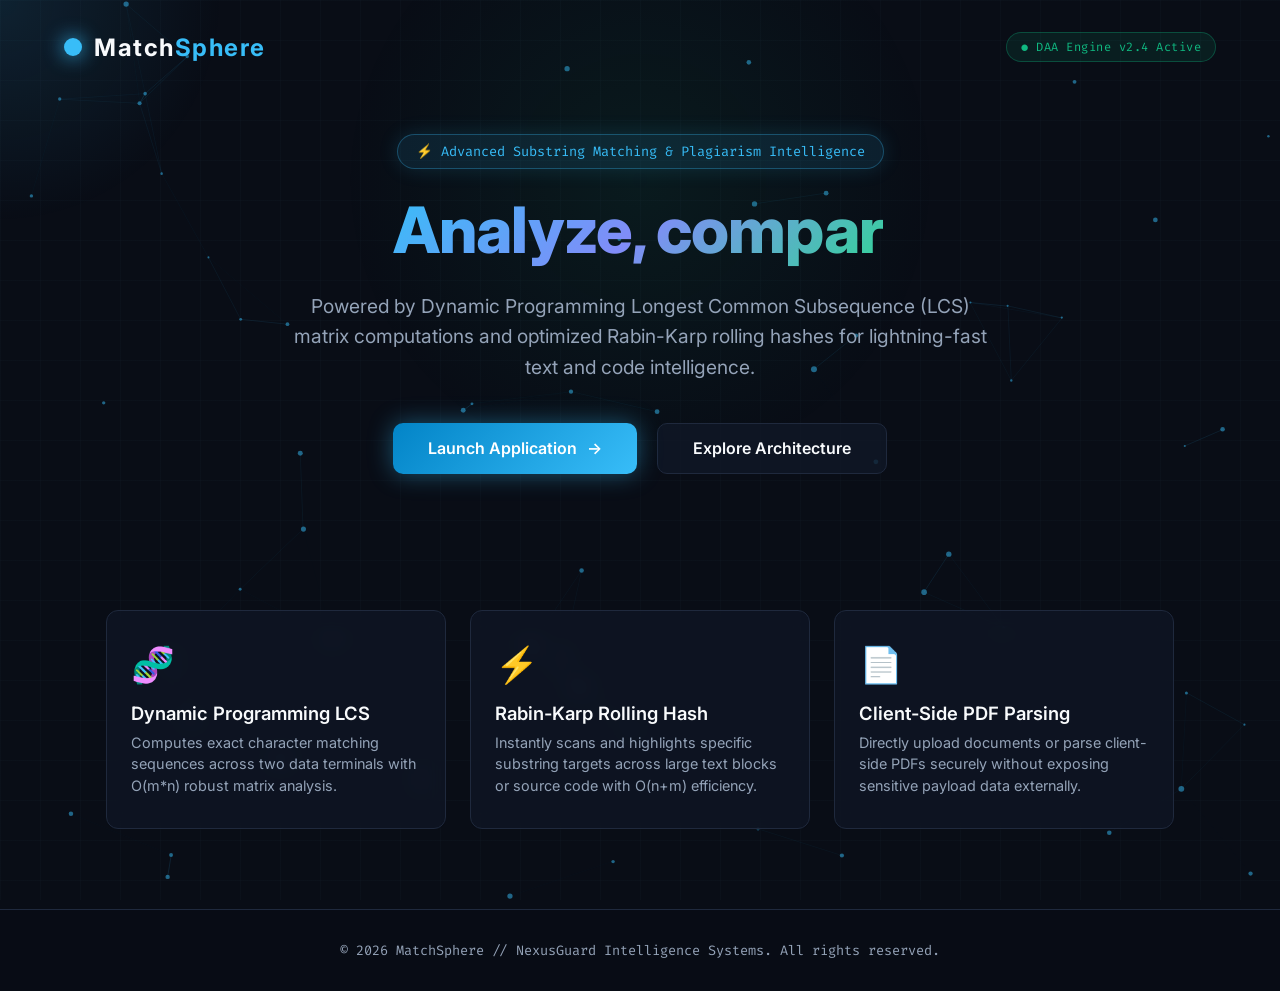
<file: index.html>
<!DOCTYPE html>
<html lang="en">
<head>
    <meta charset="UTF-8">
    <meta name="viewport" content="width=device-width, initial-scale=1.0">
    <title>MatchSphere // Immersive Text Intelligence Engine</title>
    <!-- Google Fonts -->
    <link href="https://fonts.googleapis.com/css2?family=Fira+Code:wght@400;600&family=Inter:wght@300;400;500;600;700;800&display=swap" rel="stylesheet">
    <style>
        :root {
            --bg-obsidian: #090d16;
            --card-bg: #111827;
            --border-color: #1f293d;
            --neon-blue: #38bdf8;
            --emerald: #10b981;
            --amber: #f59e0b;
            --text-main: #f8fafc;
            --text-muted: #94a3b8;
        }

        * {
            box-sizing: border-box;
            margin: 0;
            padding: 0;
        }

        body {
            background-color: var(--bg-obsidian);
            color: var(--text-main);
            font-family: 'Inter', sans-serif;
            min-height: 100vh;
            overflow-x: hidden;
            display: flex;
            flex-direction: column;
            justify-content: space-between;
            position: relative;
        }

        /* Interactive Canvas Background */
        #particle-canvas {
            position: fixed;
            top: 0;
            left: 0;
            width: 100vw;
            height: 100vh;
            z-index: -2;
            pointer-events: none;
        }

        .bg-grid {
            position: fixed;
            top: 0;
            left: 0;
            width: 100vw;
            height: 100vh;
            background-image: 
                linear-gradient(to right, rgba(30, 41, 59, 0.15) 1px, transparent 1px),
                linear-gradient(to bottom, rgba(30, 41, 59, 0.15) 1px, transparent 1px);
            background-size: 40px 40px;
            z-index: -3;
        }

        /* Mouse Follow Glow Spotlight */
        .mouse-glow {
            position: fixed;
            top: 0;
            left: 0;
            width: 450px;
            height: 450px;
            background: radial-gradient(circle, rgba(56, 189, 248, 0.12) 0%, rgba(9, 13, 22, 0) 70%);
            transform: translate(-50%, -50%);
            z-index: -1;
            pointer-events: none;
            transition: width 0.3s, height 0.3s;
        }

        .ambient-glow {
            position: fixed;
            top: 20%;
            left: 50%;
            transform: translate(-50%, -50%);
            width: 600px;
            height: 600px;
            background: radial-gradient(circle, rgba(16, 185, 129, 0.08) 0%, rgba(9, 13, 22, 0) 70%);
            z-index: -1;
            animation: pulseGlowBg 8s infinite ease-in-out;
        }

        @keyframes pulseGlowBg {
            0%, 100% { transform: translate(-50%, -50%) scale(1); opacity: 0.6; }
            50% { transform: translate(-50%, -50%) scale(1.3); opacity: 1; }
        }

        /* Navigation Bar */
        nav {
            display: flex;
            justify-content: space-between;
            align-items: center;
            padding: 2rem 5%;
            max-width: 1400px;
            width: 100%;
            margin: 0 auto;
            animation: fadeInDown 0.8s cubic-bezier(0.16, 1, 0.3, 1) forwards;
        }

        .nav-logo {
            display: flex;
            align-items: center;
            gap: 12px;
            text-decoration: none;
            color: inherit;
        }

        .pulsing-core {
            width: 18px;
            height: 18px;
            background-color: var(--neon-blue);
            border-radius: 50%;
            box-shadow: 0 0 20px var(--neon-blue);
            animation: pulseCore 2s infinite ease-in-out;
        }

        @keyframes pulseCore {
            0%, 100% { transform: scale(1); box-shadow: 0 0 10px var(--neon-blue); }
            50% { transform: scale(1.35); box-shadow: 0 0 30px var(--neon-blue); }
        }

        .nav-logo h2 {
            font-size: 1.5rem;
            font-weight: 700;
            letter-spacing: 1.5px;
        }

        .nav-logo h2 span {
            color: var(--neon-blue);
        }

        .nav-badge {
            background: rgba(16, 185, 129, 0.1);
            color: var(--emerald);
            border: 1px solid rgba(16, 185, 129, 0.3);
            padding: 6px 14px;
            border-radius: 20px;
            font-size: 0.75rem;
            font-family: 'Fira Code', monospace;
            letter-spacing: 0.5px;
            animation: badgePulse 3s infinite ease-in-out;
        }

        @keyframes badgePulse {
            0%, 100% { border-color: rgba(16, 185, 129, 0.3); box-shadow: 0 0 0 rgba(16, 185, 129, 0); }
            50% { border-color: rgba(16, 185, 129, 0.7); box-shadow: 0 0 12px rgba(16, 185, 129, 0.2); }
        }

        /* Hero Section */
        .hero-container {
            max-width: 950px;
            margin: 0 auto;
            text-align: center;
            padding: 2.5rem 1rem 4.5rem;
            z-index: 1;
            opacity: 0;
            transform: translateY(30px);
            animation: fadeInUp 1s cubic-bezier(0.16, 1, 0.3, 1) 0.2s forwards;
        }

        .hero-tag {
            display: inline-flex;
            align-items: center;
            gap: 8px;
            background: rgba(56, 189, 248, 0.1);
            color: var(--neon-blue);
            border: 1px solid rgba(56, 189, 248, 0.3);
            padding: 8px 18px;
            border-radius: 30px;
            font-size: 0.85rem;
            font-family: 'Fira Code', monospace;
            margin-bottom: 1.5rem;
            box-shadow: 0 0 20px rgba(56, 189, 248, 0.15);
            transition: transform 0.3s ease, box-shadow 0.3s ease;
        }

        .hero-tag:hover {
            transform: translateY(-2px);
            box-shadow: 0 0 28px rgba(56, 189, 248, 0.3);
        }

        h1.hero-title {
            font-size: clamp(2.5rem, 5vw, 4.5rem);
            font-weight: 800;
            line-height: 1.15;
            letter-spacing: -1px;
            margin-bottom: 1.5rem;
        }

        h1.hero-title span {
            background: linear-gradient(135deg, #38bdf8, #818cf8, #34d399);
            -webkit-background-clip: text;
            -webkit-text-fill-color: transparent;
        }

        .typing-cursor {
            display: inline-block;
            width: 3px;
            background-color: var(--neon-blue);
            animation: blinkCursor 0.8s infinite;
            margin-left: 2px;
        }

        @keyframes blinkCursor {
            0%, 100% { opacity: 1; }
            50% { opacity: 0; }
        }

        p.hero-subtitle {
            color: var(--text-muted);
            font-size: clamp(1rem, 2vw, 1.2rem);
            line-height: 1.6;
            max-width: 700px;
            margin: 0 auto 2.5rem;
            opacity: 0;
            transform: translateY(20px);
            animation: fadeInUp 1s cubic-bezier(0.16, 1, 0.3, 1) 0.4s forwards;
        }

        /* Action Buttons */
        .cta-group {
            display: flex;
            justify-content: center;
            gap: 1.25rem;
            flex-wrap: wrap;
            margin-bottom: 4rem;
            opacity: 0;
            transform: translateY(20px);
            animation: fadeInUp 1s cubic-bezier(0.16, 1, 0.3, 1) 0.6s forwards;
        }

        .btn-primary {
            background: linear-gradient(135deg, #0284c7, #38bdf8);
            color: #fff;
            text-decoration: none;
            padding: 0.9rem 2.2rem;
            font-weight: 600;
            border-radius: 10px;
            box-shadow: 0 0 25px rgba(56, 189, 248, 0.4);
            transition: all 0.3s cubic-bezier(0.4, 0, 0.2, 1);
            display: flex;
            align-items: center;
            gap: 10px;
            font-size: 1rem;
            position: relative;
            overflow: hidden;
        }

        .btn-primary::after {
            content: '';
            position: absolute;
            top: 0;
            left: -100%;
            width: 100%;
            height: 100%;
            background: linear-gradient(90deg, transparent, rgba(255, 255, 255, 0.2), transparent);
            transition: 0.5s;
        }

        .btn-primary:hover::after {
            left: 100%;
        }

        .btn-primary:hover {
            transform: translateY(-3px);
            box-shadow: 0 0 35px rgba(56, 189, 248, 0.7);
        }

        .btn-primary span {
            transition: transform 0.3s ease;
        }

        .btn-primary:hover span {
            transform: translateX(4px);
        }

        .btn-secondary {
            background: rgba(17, 24, 39, 0.8);
            color: var(--text-main);
            text-decoration: none;
            border: 1px solid var(--border-color);
            padding: 0.9rem 2.2rem;
            font-weight: 600;
            border-radius: 10px;
            transition: all 0.3s ease;
            font-size: 1rem;
        }

        .btn-secondary:hover {
            border-color: var(--neon-blue);
            background: rgba(30, 41, 59, 0.8);
            transform: translateY(-3px);
        }

        /* Feature Cards Grid */
        .features-grid {
            display: grid;
            grid-template-columns: repeat(auto-fit, minmax(280px, 1fr));
            gap: 1.5rem;
            max-width: 1100px;
            margin: 0 auto;
            padding: 0 1rem 5rem;
        }

        .feature-card {
            background: rgba(17, 24, 39, 0.7);
            border: 1px solid var(--border-color);
            border-radius: 12px;
            padding: 2rem 1.5rem;
            text-align: left;
            backdrop-filter: blur(10px);
            transition: all 0.4s cubic-bezier(0.16, 1, 0.3, 1);
            opacity: 0;
            transform: translateY(40px);
        }

        .feature-card.visible {
            opacity: 1;
            transform: translateY(0);
        }

        .feature-card:hover {
            border-color: rgba(56, 189, 248, 0.6);
            transform: translateY(-8px);
            box-shadow: 0 15px 40px rgba(0, 0, 0, 0.7), 0 0 20px rgba(56, 189, 248, 0.1);
        }

        .feature-icon {
            font-size: 2.2rem;
            margin-bottom: 1rem;
            display: inline-block;
            transition: transform 0.3s ease;
        }

        .feature-card:hover .feature-icon {
            transform: scale(1.15) rotate(5deg);
        }

        .feature-card h3 {
            font-size: 1.15rem;
            font-weight: 600;
            margin-bottom: 0.5rem;
            color: var(--text-main);
        }

        .feature-card p {
            color: var(--text-muted);
            font-size: 0.9rem;
            line-height: 1.5;
        }

        /* Footer */
        footer {
            text-align: center;
            padding: 2rem;
            border-top: 1px solid var(--border-color);
            color: var(--text-muted);
            font-size: 0.85rem;
            font-family: 'Fira Code', monospace;
            background: rgba(9, 13, 22, 0.9);
            animation: fadeIn 1s ease-out;
        }

        /* Keyframes */
        @keyframes fadeInDown {
            from { opacity: 0; transform: translateY(-20px); }
            to { opacity: 1; transform: translateY(0); }
        }

        @keyframes fadeInUp {
            from { opacity: 0; transform: translateY(30px); }
            to { opacity: 1; transform: translateY(0); }
        }

        @keyframes fadeIn {
            from { opacity: 0; }
            to { opacity: 1; }
        }
    </style>
</head>
<body>

    <!-- Background Animated Canvas & Ambient Lighting -->
    <canvas id="particle-canvas"></canvas>
    <div class="bg-grid"></div>
    <div class="mouse-glow" id="mouseGlow"></div>
    <div class="ambient-glow"></div>

    <!-- Navigation -->
    <nav>
        <a href="#" class="nav-logo">
            <div class="pulsing-core"></div>
            <h2>Match<span>Sphere</span></h2>
        </a>
        <div class="nav-badge">● DAA Engine v2.4 Active</div>
    </nav>

    <!-- Hero Content -->
    <main class="hero-container">
        <div class="hero-tag">
            <span>⚡</span> Advanced Substring Matching & Plagiarism Intelligence
        </div>
        
        <h1 class="hero-title">
            <span id="typed-text"></span><span class="typing-cursor">|</span>
        </h1>
        
        <p class="hero-subtitle">
            Powered by Dynamic Programming Longest Common Subsequence (LCS) matrix computations and optimized Rabin-Karp rolling hashes for lightning-fast text and code intelligence.
        </p>

        <div class="cta-group">
            <!-- Updated link to landing.html (app dashboard) -->
            <a href="landing.html" class="btn-primary">
                Launch Application <span>→</span>
            </a>
            <a href="#features" class="btn-secondary">
                Explore Architecture
            </a>
        </div>
    </main>

    <!-- Features Section -->
    <section id="features" class="features-grid">
        <div class="feature-card" style="transition-delay: 0.1s;">
            <div class="feature-icon">🧬</div>
            <h3>Dynamic Programming LCS</h3>
            <p>Computes exact character matching sequences across two data terminals with O(m*n) robust matrix analysis.</p>
        </div>
        <div class="feature-card" style="transition-delay: 0.2s;">
            <div class="feature-icon">⚡</div>
            <h3>Rabin-Karp Rolling Hash</h3>
            <p>Instantly scans and highlights specific substring targets across large text blocks or source code with O(n+m) efficiency.</p>
        </div>
        <div class="feature-card" style="transition-delay: 0.3s;">
            <div class="feature-icon">📄</div>
            <h3>Client-Side PDF Parsing</h3>
            <p>Directly upload documents or parse client-side PDFs securely without exposing sensitive payload data externally.</p>
        </div>
    </section>

    <!-- Footer -->
    <footer>
        <p>&copy; 2026 MatchSphere // NexusGuard Intelligence Systems. All rights reserved.</p>
    </footer>

    <!-- Animation & Interactive Scripts -->
    <script>
        // 1. Interactive Mouse Spotlight Glow
        const mouseGlow = document.getElementById('mouseGlow');
        window.addEventListener('mousemove', (e) => {
            mouseGlow.style.left = `${e.clientX}px`;
            mouseGlow.style.top = `${e.clientY}px`;
        });

        // 2. Dynamic Typing Effect for Hero Title
        const words = ["Analyze, compare & Detect", "Engineered for Precision", "Instant Text Intelligence"];
        let wordIndex = 0;
        let charIndex = 0;
        let isDeleting = false;
        const typedTextSpan = document.getElementById("typed-text");

        function typeEffect() {
            const currentWord = words[wordIndex];
            if (isDeleting) {
                typedTextSpan.textContent = currentWord.substring(0, charIndex - 1);
                charIndex--;
            } else {
                typedTextSpan.textContent = currentWord.substring(0, charIndex + 1);
                charIndex++;
            }

            let typeSpeed = isDeleting ? 40 : 80;

            if (!isDeleting && charIndex === currentWord.length) {
                typeSpeed = 2000; // Pause at end of word
                isDeleting = true;
            } else if (isDeleting && charIndex === 0) {
                isDeleting = false;
                wordIndex = (wordIndex + 1) % words.length;
                typeSpeed = 500;
            }

            setTimeout(typeEffect, typeSpeed);
        }

        document.addEventListener("DOMContentLoaded", () => {
            setTimeout(typeEffect, 600);
        });

        // 3. Scroll Reveal Observer for Feature Cards
        const observerOptions = {
            threshold: 0.15
        };

        const observer = new IntersectionObserver((entries, observer) => {
            entries.forEach(entry => {
                if (entry.isIntersecting) {
                    entry.target.classList.add('visible');
                    observer.unobserve(entry.target);
                }
            });
        }, observerOptions);

        document.querySelectorAll('.feature-card').forEach(card => {
            observer.observe(card);
        });

        // 4. Interactive Particle Canvas Constellation
        const canvas = document.getElementById('particle-canvas');
        const ctx = canvas.getContext('2d');

        function resizeCanvas() {
            canvas.width = window.innerWidth;
            canvas.height = window.innerHeight;
        }

        window.addEventListener('resize', resizeCanvas);
        resizeCanvas();

        let particlesArray = [];
        const numberOfParticles = Math.min(window.innerWidth > 768 ? 60 : 30, 80);

        class Particle {
            constructor() {
                this.x = Math.random() * canvas.width;
                this.y = Math.random() * canvas.height;
                this.vx = (Math.random() - 0.5) * 0.8;
                this.vy = (Math.random() - 0.5) * 0.8;
                this.size = Math.random() * 2 + 1;
            }
            update() {
                this.x += this.vx;
                this.y += this.vy;

                if (this.x < 0 || this.x > canvas.width) this.vx = -this.vx;
                if (this.y < 0 || this.y > canvas.height) this.vy = -this.vy;
            }
            draw() {
                ctx.fillStyle = 'rgba(56, 189, 248, 0.5)';
                ctx.beginPath();
                ctx.arc(this.x, this.y, this.size, 0, Math.PI * 2);
                ctx.fill();
            }
        }

        function initParticles() {
            particlesArray = [];
            for (let i = 0; i < numberOfParticles; i++) {
                particlesArray.push(new Particle());
            }
        }

        function handleParticles() {
            ctx.clearRect(0, 0, canvas.width, canvas.height);
            for (let i = 0; i < particlesArray.length; i++) {
                particlesArray[i].update();
                particlesArray[i].draw();

                // Connect particles with lines if close
                for (let j = i; j < particlesArray.length; j++) {
                    const dx = particlesArray[i].x - particlesArray[j].x;
                    const dy = particlesArray[i].y - particlesArray[j].y;
                    const distance = Math.sqrt(dx * dx + dy * dy);

                    if (distance < 120) {
                        ctx.strokeStyle = `rgba(56, 189, 248, ${0.15 * (1 - distance / 120)})`;
                        ctx.lineWidth = 1;
                        ctx.beginPath();
                        ctx.moveTo(particlesArray[i].x, particlesArray[i].y);
                        ctx.lineTo(particlesArray[j].x, particlesArray[j].y);
                        ctx.stroke();
                    }
                }
            }
            requestAnimationFrame(handleParticles);
        }

        initParticles();
        handleParticles();
    </script>
</body>
</html>
</file>
